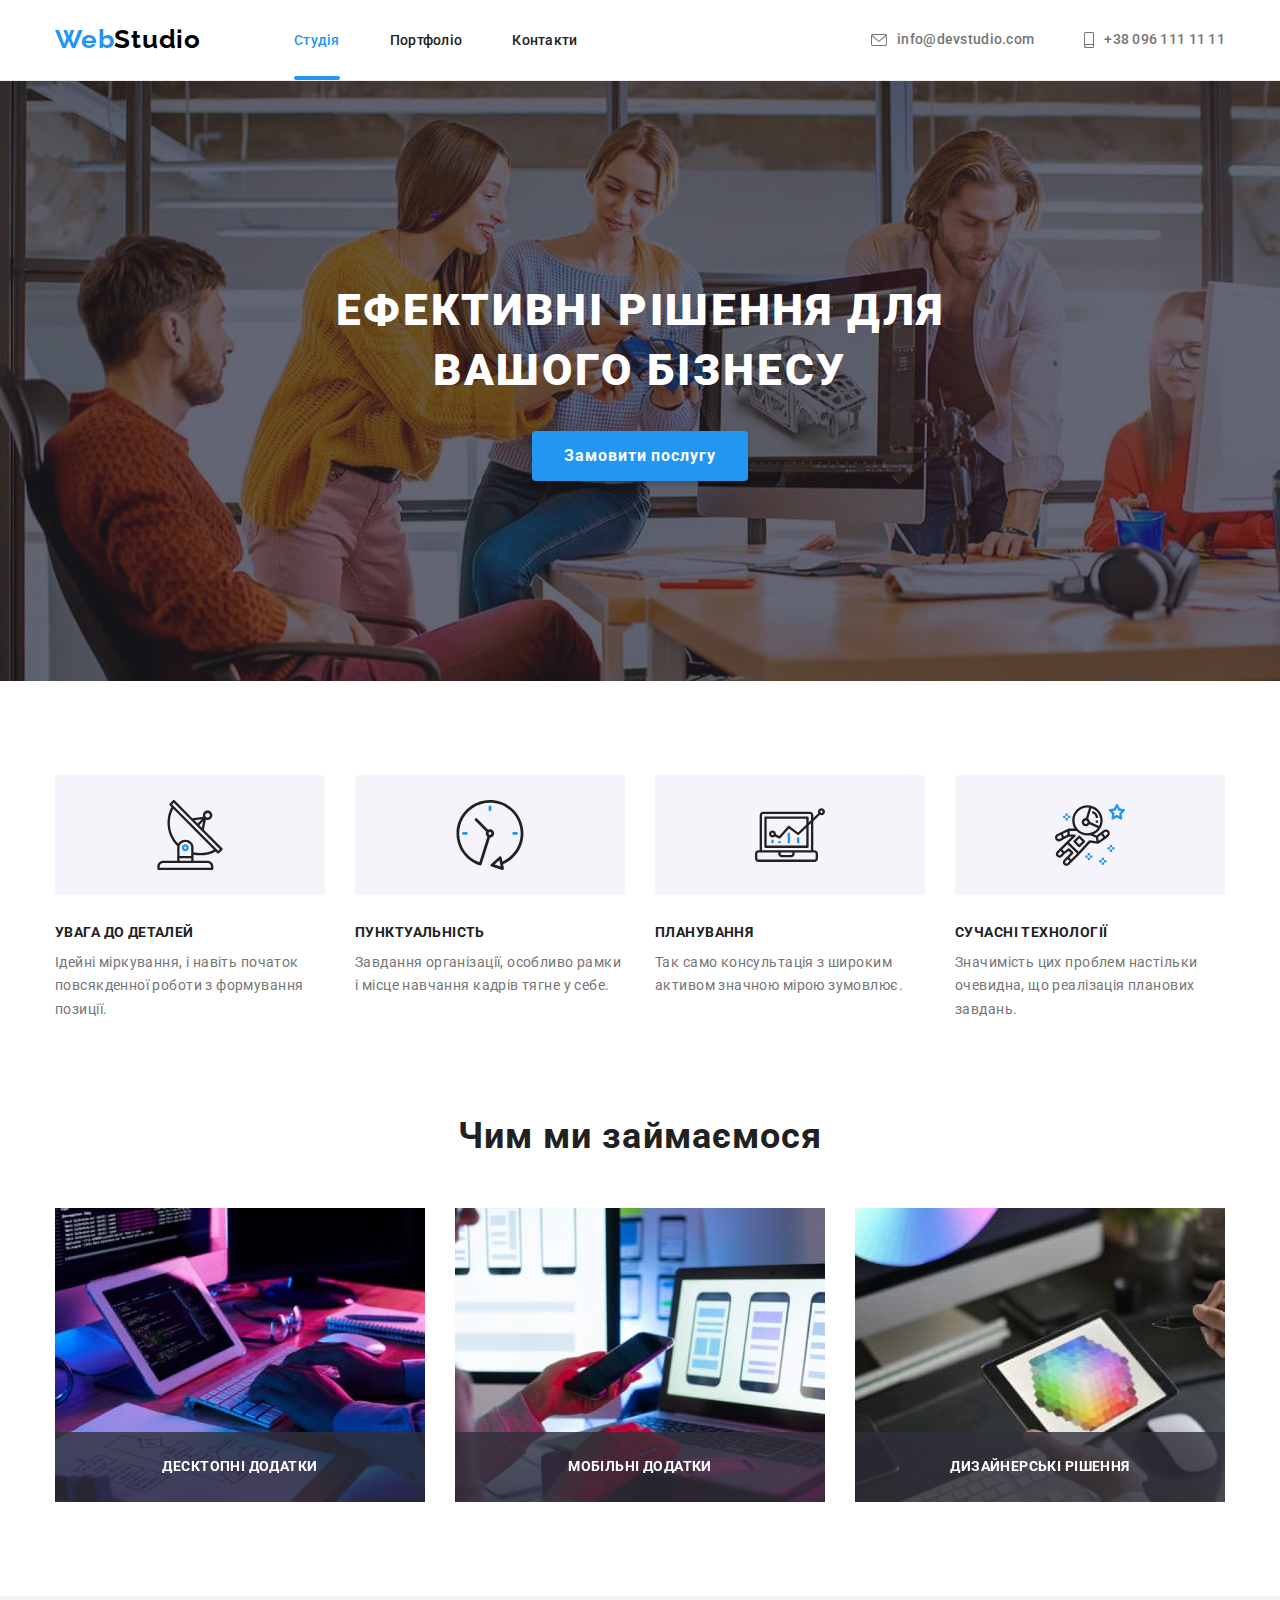
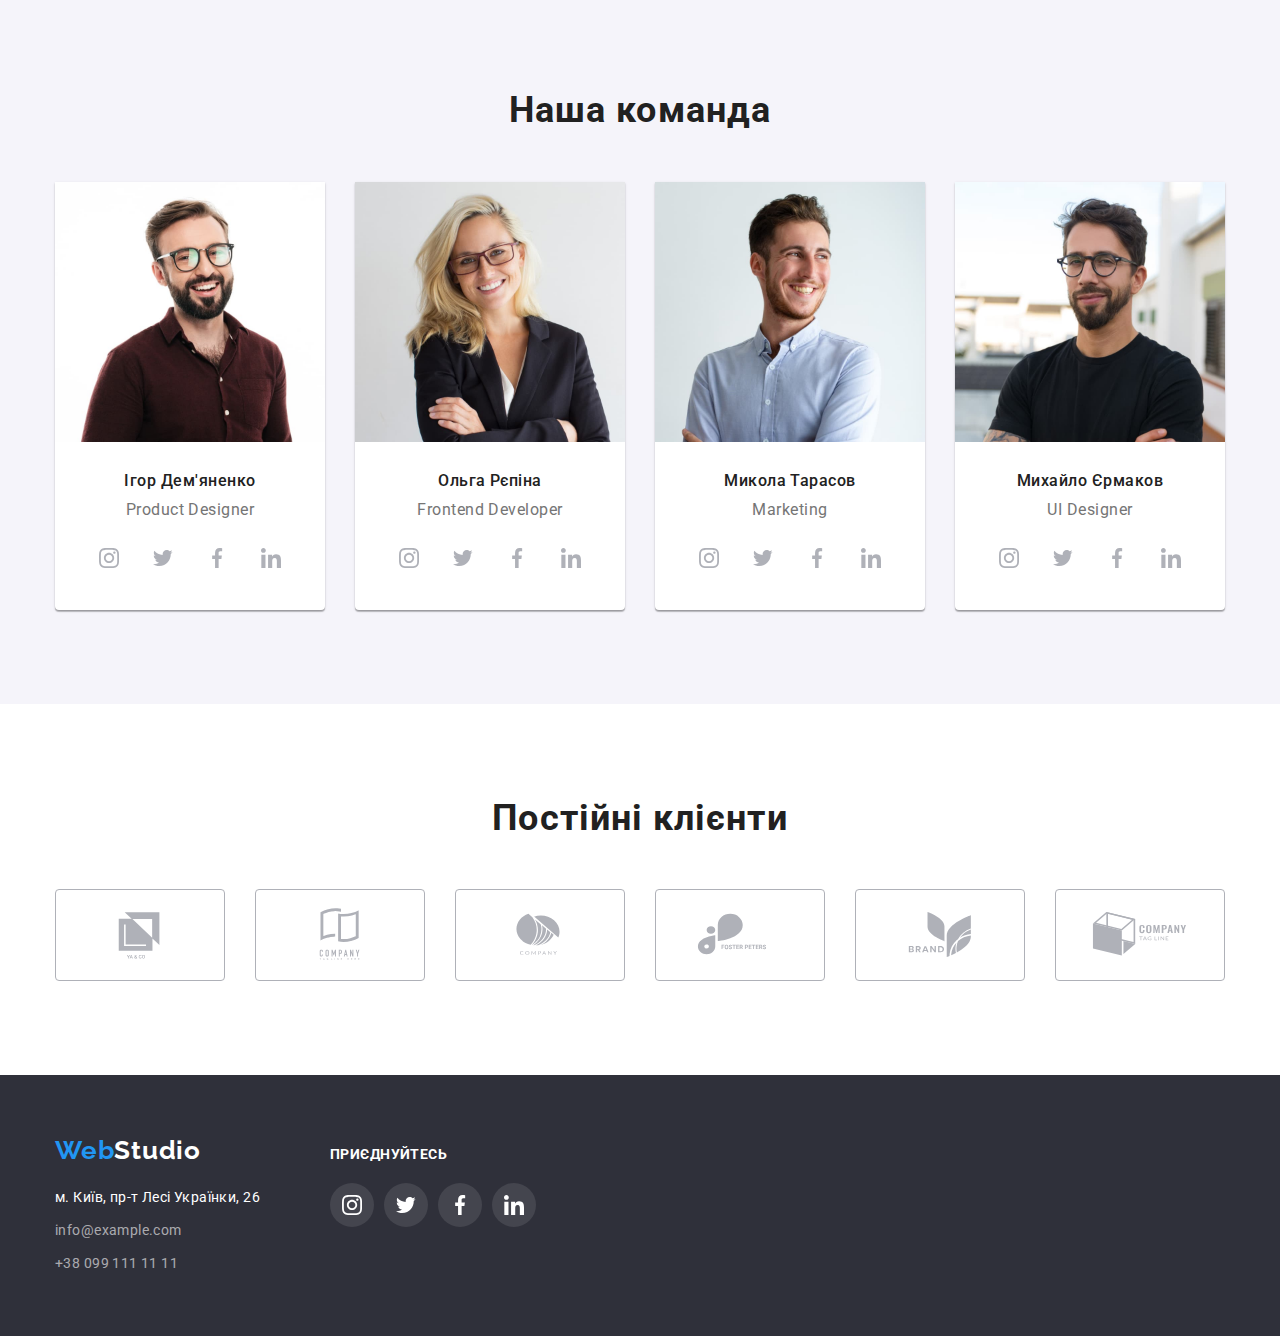
<file: index.html>
<!DOCTYPE html>
<html lang="uk">
  <head>
    <meta charset="UTF-8" />
    <meta http-equiv="X-UA-Compatible" content="IE=edge" />
    <meta name="viewport" content="width=device-width, initial-scale=1.0" />
    <title>hw</title>
    <link rel="preconnect" href="https://fonts.googleapis.com" />
    <link rel="preconnect" href="https://fonts.gstatic.com" crossorigin />
    <link
      href="https://fonts.googleapis.com/css2?family=Raleway:wght@700&family=Roboto:wght@400;500;700;900&display=swap"
      rel="stylesheet"
    />
    <link
      rel="stylesheet"
      href="https://cdnjs.cloudflare.com/ajax/libs/modern-normalize/1.1.0/modern-normalize.min.css"
    />
    <link rel="stylesheet" href="css/styles.css" />
  </head>
  <body>
    <header class="header-border">
      <div class="container header-items">
        <nav class="header-navegation">
          <a class="title" href="./index.html"
            >Web<span class="studio">Studio</span></a
          >
          <ul class="header-pages">
            <li class="navigation">
              <a class="page navigation-bottom-style" href="./index.html">Студія</a>
            </li>
            <li class="navigation">
              <a class="page" href="./portfolio.html">Портфоліо</a>
            </li>
            <li class="navigation"><a class="page" href="#">Контакти</a></li>
          </ul>
        </nav>
        <ul class="header-contacts">
          <li class="contacts">
            <a class="contact" href="mailto:info@devstudio.com"
              ><svg class="heder-mail-icon">
                <use href="./images/icons.svg#icon-mail"></use></svg>info@devstudio.com</a>
          </li>
          <li class="contacts">
            <a class="contact" href="tel:+380961111111">
              <svg class="heder-phone-icon">
                <use href="./images/icons.svg#icon-smartphone"></use></svg>+38 096 111 11 11</a>
          </li>
        </ul>
      </div>
    </header>
    <main>
      <!-- HERO -->
      <section class="first-block overlay">
        <div class="container">
          <h1 class="caption">Ефективні рішення для вашого бізнесу</h1>
          <button class="main-button" type="button" data-modal-open>
            <span class="service">Замовити послугу</span>
          </button>
        </div>
      </section>

      <!-- Модалка -->
      <div class="backdrop is-hidden" data-modal>
          
            <div class="modal">
<button class="modal-close-button" type="button" data-modal-close>
  <svg class="modal-close-button-size">
    <use class="modal-close-button-icon" href="./images/icons.svg#icon-close"></use>
  </svg>
</button>
  </div> 
          </div> 
      </div>

      <!-- Переваги -->
      <section class="section">
        <div class="container">
          <h2 class="invisible-title">Наші особливості</h2>
          <ul class="advantages">
            <li class="size">
              <div class="advantages-svg">
                <svg class="size-icon">
                  <use href="./images/icons.svg#icon-antenna"></use>
                </svg>
              </div>
              <h3 class="subtitle">УВАГА ДО ДЕТАЛЕЙ</h3>
              <p class="desc">
                Ідейні міркування, і навіть початок повсякденної роботи з
                формування позиції.
              </p>
            </li>
            <li class="size">
              <div class="advantages-svg">
                <svg class="size-icon">
                  <use href="./images/icons.svg#icon-clock"></use>
                </svg>
              </div>
              <h3 class="subtitle">ПУНКТУАЛЬНІСТЬ</h3>
              <p class="desc">
                Завдання організації, особливо рамки і місце навчання кадрів
                тягне у себе.
              </p>
            </li>
            <li class="size">
              <div class="advantages-svg">
                <svg class="size-icon">
                  <use href="./images/icons.svg#icon-diagram"></use>
                </svg>
              </div>
              <h3 class="subtitle">ПЛАНУВАННЯ</h3>
              <p class="desc">
                Так само консультація з широким активом значною мірою зумовлює.
              </p>
            </li>
            <li class="size">
              <div class="advantages-svg">
                <svg class="size-icon">
                  <use href="./images/icons.svg#icon-astronaut"></use>
                </svg>
              </div>
              <h3 class="subtitle">СУЧАСНІ ТЕХНОЛОГІЇ</h3>
              <p class="desc">
                Значимість цих проблем настільки очевидна, що реалізація
                планових завдань.
              </p>
            </li>
          </ul>
        </div>
      </section>

      <!-- Робота -->
      <section class="section work-high">
        <div class="container">
          <h2 class="third-block-title">Чим ми займаємося</h2>
          <ul class="work-position">
            <li class="work-pictures">
              <img
                class="image"
                src="images/kode.jpg"
                alt="робота над кодом"
                width="370"
              />
              <div class="work-text-position">
                  <p class="work-text">Десктопні додатки</p>
              </div>
            </li>

      <li class="work-pictures">
              <img
                class="image"
                src="images/program.jpg"
                alt="робота над програмою"
                width="370"
              />
              <div class="work-text-position">
                  <p class="work-text">Мобільні додатки</p>
              </div>
            </li>
            <li class="work-pictures">
              <img
                class="image"
                src="images/tablet.jpg"
                alt="робота з плашетом"
                width="370"
              />
              <div class="work-text-position">
                  <p class="work-text">Дизайнерські рішення</p>
              </div>
            </li>
          </ul>
        </div>
      </section>

      <!-- Наша команда -->
      <section class="quarter-block section">
        <div class="container">
          <h2 class="quarter-block-title">Наша команда</h2>
          <ul class="command">
            <li class="box">
              <img
                class="image"
                src="images/Ігор.jpg"
                alt="Ігор Дем'яненко"
                width="270"
              />
              <h3 class="name">Ігор Дем'яненко</h3>
              <p class="work" lang="en">Product Designer</p>

              <ul class="comand-social-network">
                <li class="social-network-margin">
                  <a class="social-network" href=""
                    ><svg class="svg">
                      <use href="./images/icons.svg#icon-instagram"></use>
                      </svg></a>
                </li>
                <li class="social-network-margin">
                  <a class="social-network" href=""
                    ><svg class="svg">
                      <use href="./images/icons.svg#icon-twitter"></use></svg></a>
                </li>
                <li class="social-network-margin">
                  <a class="social-network href=">
                    <svg class="svg">
                      <use href="./images/icons.svg#icon-facebook"></use></svg></a>
                </li>
                <li class="social-network-margin">
                  <a class="social-network" href=""
                    ><svg class="svg">
                      <use href="./images/icons.svg#icon-linkedin"></use></svg></a>
                </li>
              </ul>
            </li>
            <li class="box">
              <img
                class="image"
                src="images/Ольга.jpg"
                alt="Ольга Рєпіна"
                width="270"
              />
              <h3 class="name">Ольга Рєпіна</h3>
              <p class="work" lang="en">Frontend Developer</p>
              <ul class="comand-social-network">
                <li>
                  <a class="social-network" href=""
                    ><svg class="svg">
                      <use href="./images/icons.svg#icon-instagram"></use></svg></a>
                </li>
                <li>
                  <a class="social-network" href=""
                    ><svg class="svg">
                      <use href="./images/icons.svg#icon-twitter"></use></svg></a>
                </li>
                <li>
                  <a class="social-network href=">
                    <svg class="svg">
                      <use href="./images/icons.svg#icon-facebook"></use></svg></a>
                </li>
                <li>
                  <a class="social-network" href=""
                    ><svg class="svg">
                      <use href="./images/icons.svg#icon-linkedin"></use></svg></a>
                </li>
              </ul>
            </li>
            <li class="box">
              <img
                class="image"
                src="images/Микола.jpg"
                alt="Микола Тарасов"
                width="270"
              />
              <h3 class="name">Микола Тарасов</h3>
              <p class="work" lang="en">Marketing</p>
              <ul class="comand-social-network">
                <li>
                  <a class="social-network" href=""
                    ><svg class="svg">
                      <use href="./images/icons.svg#icon-instagram"></use></svg></a>
                </li>
                <li>
                  <a class="social-network" href=""
                    ><svg class="svg">
                      <use href="./images/icons.svg#icon-twitter"></use></svg></a>
                </li>
                <li>
                  <a class="social-network href=">
                    <svg class="svg">
                      <use href="./images/icons.svg#icon-facebook"></use></svg></a>
                </li>
                <li>
                  <a class="social-network" href=""
                    ><svg class="svg">
                      <use href="./images/icons.svg#icon-linkedin"></use></svg></a>
                </li>
              </ul>
            </li>
            <li class="box">
              <img
                class="image"
                src="images/Михайло.jpg"
                alt="Михайло Єрмаков"
                width="270"
              />
              <h3 class="name">Михайло Єрмаков</h3>
              <p class="work" lang="en">UI Designer</p>
              <ul class="comand-social-network">
                <li>
                  <a class="social-network" href=""
                    ><svg class="svg">
                      <use href="./images/icons.svg#icon-instagram"></use></svg></a>
                </li>
                <li>
                  <a class="social-network" href=""
                    ><svg class="svg">
                      <use href="./images/icons.svg#icon-twitter"></use></svg></a>
                </li>
                <li>
                  <a class="social-network href=">
                    <svg class="svg">
                      <use href="./images/icons.svg#icon-facebook"></use></svg></a>
                </li>
                <li>
                  <a class="social-network" href=""
                    ><svg class="svg">
                      <use href="./images/icons.svg#icon-linkedin"></use></svg></a>
                </li>
              </ul>
            </li>
          </ul>
        </div>
      </section>

      <!-- Постійні клієнти -->
      <section class="section">
        <div class="container">
          <h2 class="clients">Постійні клієнти</h2>
          <ul class="clients-list">
            <li class="clients-border">
              <a class="clients-logo" href="">
                <svg class="clients-svg">
                  <use href="./images/icons.svg#icon-yaco"></use>
                </svg>
              </a>
            </li>
            <li class="clients-border">
              <a class="clients-logo" href="">
                <svg class="clients-svg">
                  <use href="./images/icons.svg#icon-tagline"></use>
                </svg>
              </a>
            </li>
            <li class="clients-border">
              <a class="clients-logo" href="">
                <svg class="clients-svg">
                  <use href="./images/icons.svg#icon-company"></use>
                </svg>
              </a>
            </li>
            <li class="clients-border">
              <a class="clients-logo" href="">
                <svg class="clients-svg">
                  <use href="./images/icons.svg#icon-foster"></use>
                </svg>
              </a>
            </li>
            <li class="clients-border">
              <a class="clients-logo" href="">
                <svg class="clients-svg">
                  <use href="./images/icons.svg#icon-brand"></use>
                </svg>
              </a>
            </li>
            <li class="clients-border">
              <a class="clients-logo" href="">
                <svg class="clients-svg">
                  <use href="./images/icons.svg#icon-tag-line"></use>
                </svg>
              </a>
            </li>
          </ul>
        </div>
      </section>
    </main>

    <footer class="footer-elements">
      <div class="container">
        <ul class="footer-flex">
          <li>
            <a class="footer-item" href="./index.html"
              >Web<span class="footer-studio">Studio</span></a
            >
            <address>
              <ul class="footer-list">
                <li class="footer-element">
                  <a
                    class="footer-addres"
                    href="https://goo.gl/maps/CPtrU1FHBa2aNyZL9"
                    target="_blank"
                    rel="noopener noreferrer"
                    >м. Київ, пр-т Лесі Українки, 26</a
                  >
                </li>
                <li class="footer-element">
                  <a class="footer-contact" href="mailto:info@example.com"
                    >info@example.com</a
                  >
                </li>
                <li class="footer-element">
                  <a class="footer-contact" href="tel:+380991111111"
                    >+38 099 111 11 11</a
                  >
                </li>
              </ul>
            </address>
          </li>

          <li class="footer-social-network-position">
            <p class="footer-social-network">приєднуйтесь</p>
            <ul class="footer-social-network-list">
              <li class="footer-social-network-bg">
                <a class="footer-social-network-bg-size" href=""
                  ><svg class="svg">
                    <use href="./images/icons.svg#icon-instagram"></use></svg></a>
              </li>
              <li class="footer-social-network-bg">
                <a class="footer-social-network-bg-size" href=""
                  ><svg class="svg">
                    <use href="./images/icons.svg#icon-twitter"></use></svg></a>
              </li>
              <li class="footer-social-network-bg">
                <a class="footer-social-network-bg-size" href=""
                  ><svg class="svg">
                    <use href="./images/icons.svg#icon-facebook"></use></svg></a>
              </li>
              <li class="footer-social-network-bg">
                <a class="footer-social-network-bg-size" href=""
                  ><svg class="svg">
                    <use href="./images/icons.svg#icon-linkedin"></use></svg></a>
              </li>
            </ul>
          </li>
        </ul>
      </div>
    </footer>
    <script src="./js/modal.js"></script>
  </body>
</html>
</file>
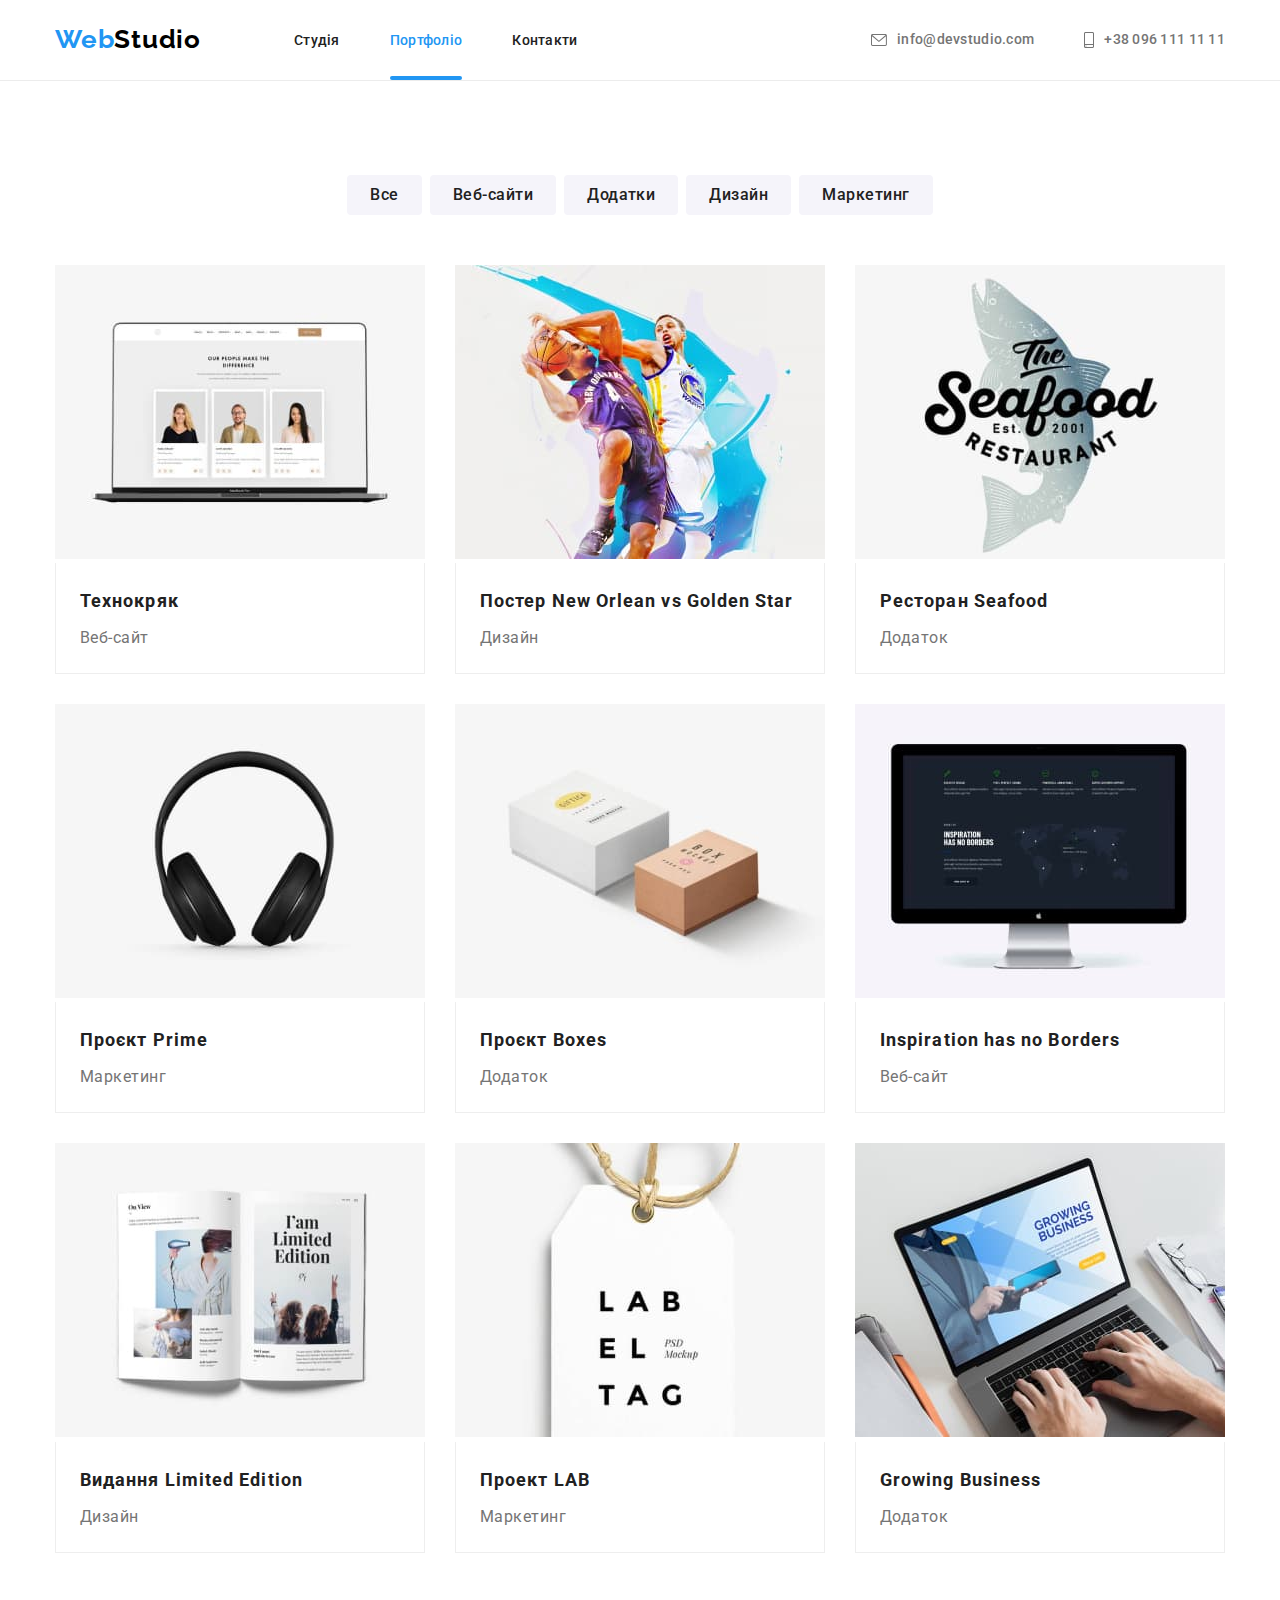
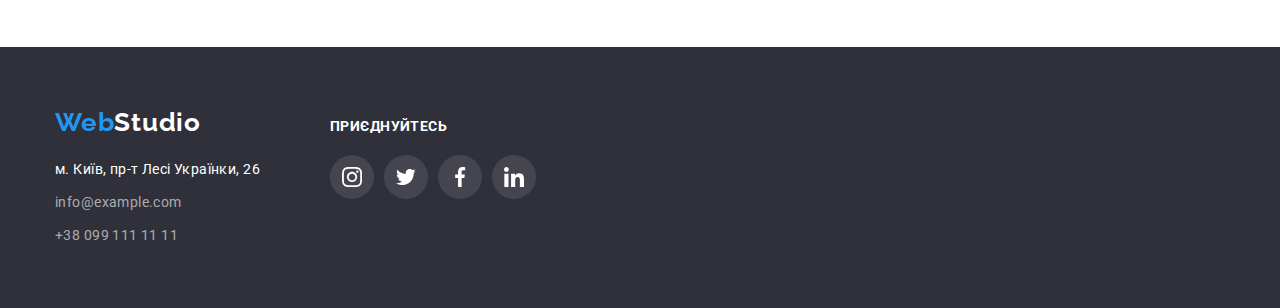
<file: portfolio.html>
<!DOCTYPE html>
<html lang="uk">
  <head>
    <meta charset="UTF-8" />
    <meta http-equiv="X-UA-Compatible" content="IE=edge" />
    <meta name="viewport" content="width=device-width, initial-scale=1.0" />
    <title>hw</title>
    <link rel="preconnect" href="https://fonts.googleapis.com" />
    <link rel="preconnect" href="https://fonts.gstatic.com" crossorigin />
    <link
      href="https://fonts.googleapis.com/css2?family=Raleway:wght@700&family=Roboto:wght@400;500;700;900&display=swap"
      rel="stylesheet"
    />
    <link
      rel="stylesheet"
      href="https://cdnjs.cloudflare.com/ajax/libs/modern-normalize/1.1.0/modern-normalize.min.css"
    />
    <link rel="stylesheet" href="css/styles.css" />
  </head>
  <body>
    <header class="header-border">
      <div class="container header-items">
        <nav class="header-navegation">
          <a class="title" href="./index.html"
            >Web<span class="studio">Studio</span></a
          >
          <ul class="header-pages">
            <li class="navigation">
              <a class="page" href="./index.html">Студія</a>
            </li>
            <li class="navigation">
              <a
                class="page navigation-bottom-style"
                href="./portfolio.html"
                >Портфоліо</a
              >
            </li>
            <li class="navigation"><a class="page" href="#">Контакти</a></li>
          </ul>
        </nav>
        <ul class="header-contacts">
          <li class="contacts">
            <a class="contact" href="mailto:info@devstudio.com"
              ><svg class="heder-mail-icon">
                <use href="./images/icons.svg#icon-mail"></use></svg>info@devstudio.com</a
            >
          </li>
          <li class="contacts">
            <a class="contact" href="tel:+380961111111">
              <svg class="heder-phone-icon">
                <use href="./images/icons.svg#icon-smartphone"></use></svg>+38 096 111 11 11</a
            >
          </li>
        </ul>
      </div>
    </header>
    <main>
      <section class="section">
        <div class="container">
          <h1 class="invisible-title">portfolio</h1>
          <ul class="button-list">
            <li class="button-position">
              <button class="portfolio-button" type="button">Все</button>
            </li>
            <li class="button-position">
              <button class="portfolio-button" type="button">Веб-сайти</button>
            </li>
            <li class="button-position">
              <button class="portfolio-button" type="button">Додатки</button>
            </li>
            <li class="button-position">
              <button class="portfolio-button" type="button">Дизайн</button>
            </li>
            <li class="button-position">
              <button class="portfolio-button" type="button">Маркетинг</button>
            </li>
          </ul>
          <ul class="progect-list">
            <li class="progect-list-item">
              <a class="progect-list-item-card" href="">
                <div class="card-image">
                  <img 
                    src="images/portfolio/techno.jpg"
                    alt="notebook with photo"
                    width="370"
                  />

                  <div class="portfolio-hover-text">
                    <p class="portfolio-text">
                      Ресурс пропонує комплексні пропозиції з різним рівнем
                      функціоналу та сервісів. Все це дозволить відвідувачу
                      отримати вичерпні відомості про компанію чи приватну
                      особу.
                    </p>
                  </div>
                </div>
                <div class="name-type-progects">
                  <h2 class="name-progect">Технокряк</h2>
                  <p class="type-progect">Веб-сайт</p>
                </div>
              </a>
            </li>



 <li class="progect-list-item">
              <a class="progect-list-item-card" href="">
                <div class="card-image">
                  <img 
                    src="images/portfolio/poster.jpg"
                  alt="basketball game"
                  width="370"
                  />

                  <div class="portfolio-hover-text">
                    <p class="portfolio-text">
                      Ресурс пропонує комплексні пропозиції з різним рівнем
                      функціоналу та сервісів. Все це дозволить відвідувачу
                      отримати вичерпні відомості про компанію чи приватну
                      особу.
                    </p>
                  </div>
                </div>
                <div class="name-type-progects">
                  <h2 class="name-progect">Постер New Orlean vs Golden Star</h2>
                  <p class="type-progect">Дизайн</p>
                </div>
              </a>
            </li>



<li class="progect-list-item">
              <a class="progect-list-item-card" href="">
                <div class="card-image">
                  <img 
                    src="images/portfolio/restoran.jpg"
                  alt="the seafood restaurant"
                  width="370"
                  />

                  <div class="portfolio-hover-text">
                    <p class="portfolio-text">
                      Ресурс пропонує комплексні пропозиції з різним рівнем
                      функціоналу та сервісів. Все це дозволить відвідувачу
                      отримати вичерпні відомості про компанію чи приватну
                      особу.
                    </p>
                  </div>
                </div>
                <div class="name-type-progects">
                  <h2 class="name-progect">Ресторан Seafood</h2>
                  <p class="type-progect">Додаток</p>
                </div>
              </a>
            </li>            
            

 <li class="progect-list-item">
              <a class="progect-list-item-card" href="">
                <div class="card-image">
                  <img 
                    src="images/portfolio/progect-p.jpg"
                  alt="headphones"
                  width="370"
                  />

                  <div class="portfolio-hover-text">
                    <p class="portfolio-text">
                      Ресурс пропонує комплексні пропозиції з різним рівнем
                      функціоналу та сервісів. Все це дозволить відвідувачу
                      отримати вичерпні відомості про компанію чи приватну
                      особу.
                    </p>
                  </div>
                </div>
                <div class="name-type-progects">
                  <h2 class="name-progect">Проєкт Prime</h2>
                  <p class="type-progect">Маркетинг</p>
                </div>
              </a>
            </li>             
          
            

<li class="progect-list-item">
              <a class="progect-list-item-card" href="">
                <div class="card-image">
                  <img 
                    src="images/portfolio/progect-b.jpg"
                  alt="boxes"
                  width="370"
                  />

                  <div class="portfolio-hover-text">
                    <p class="portfolio-text">
                      Ресурс пропонує комплексні пропозиції з різним рівнем
                      функціоналу та сервісів. Все це дозволить відвідувачу
                      отримати вичерпні відомості про компанію чи приватну
                      особу.
                    </p>
                  </div>
                </div>
                <div class="name-type-progects">
                  <h2 class="name-progect">Проєкт Boxes</h2>
                  <p class="type-progect">Додаток</p>
                </div>
              </a>
            </li>  


            
<li class="progect-list-item">
              <a class="progect-list-item-card" href="">
                <div class="card-image">
                  <img 
                    src="images/portfolio/inseiration.jpg"
                  alt="monitor with a map"
                  width="370"
                  />

                  <div class="portfolio-hover-text">
                    <p class="portfolio-text">
                      Ресурс пропонує комплексні пропозиції з різним рівнем
                      функціоналу та сервісів. Все це дозволить відвідувачу
                      отримати вичерпні відомості про компанію чи приватну
                      особу.
                    </p>
                  </div>
                </div>
                <div class="name-type-progects">
                  <h2 class="name-progect">Inspiration has no Borders</h2>
                  <p class="type-progect">Веб-сайт</p>
                </div>
              </a>
            </li> 


 <li class="progect-list-item">
              <a class="progect-list-item-card" href="">
                <div class="card-image">
                  <img 
                    src="images/portfolio/jornal.jpg"
                  alt="photography magazine"
                  width="370"
                  />

                  <div class="portfolio-hover-text">
                    <p class="portfolio-text">
                      Ресурс пропонує комплексні пропозиції з різним рівнем
                      функціоналу та сервісів. Все це дозволить відвідувачу
                      отримати вичерпні відомості про компанію чи приватну
                      особу.
                    </p>
                  </div>
                </div>
                <div class="name-type-progects">
                  <h2 class="name-progect">Видання Limited Edition</h2>
                  <p class="type-progect">Дизайн</p>
                </div>
              </a>
            </li>           


            
 <li class="progect-list-item">
              <a class="progect-list-item-card" href="">
                <div class="card-image">
                  <img 
                    src="images/portfolio/progect-l.jpg"
                  alt="project lab"
                  width="370"
                  />

                  <div class="portfolio-hover-text">
                    <p class="portfolio-text">
                      Ресурс пропонує комплексні пропозиції з різним рівнем
                      функціоналу та сервісів. Все це дозволить відвідувачу
                      отримати вичерпні відомості про компанію чи приватну
                      особу.
                    </p>
                  </div>
                </div>
                <div class="name-type-progects">
                  <h2 class="name-progect">Проект LAB</h2>
                  <p class="type-progect">Маркетинг</p>
                </div>
              </a>
            </li>  

            


  <li class="progect-list-item">
              <a class="progect-list-item-card" href="">
                <div class="card-image">
                  <img 
                    src="images/portfolio/growing.jpg"
                  alt="notebook with site "
                  width="370"
                  />

                  <div class="portfolio-hover-text">
                    <p class="portfolio-text">
                      Ресурс пропонує комплексні пропозиції з різним рівнем
                      функціоналу та сервісів. Все це дозволить відвідувачу
                      отримати вичерпні відомості про компанію чи приватну
                      особу.
                    </p>
                  </div>
                </div>
                <div class="name-type-progects">
                  <h2 class="name-progect">Growing Business</h2>
                  <p class="type-progect">Додаток</p>
                </div>
              </a>
            </li>            

            
          </ul>
        </div>
      </section>
    </main>

    <footer class="footer-elements">
      <div class="container">
        <ul class="footer-flex">
          <li>
            <a class="footer-item" href="./index.html"
              >Web<span class="footer-studio">Studio</span></a
            >
            <address>
              <ul class="footer-list">
                <li class="footer-element">
                  <a
                    class="footer-addres"
                    href="https://goo.gl/maps/CPtrU1FHBa2aNyZL9"
                    target="_blank"
                    rel="noopener noreferrer"
                    >м. Київ, пр-т Лесі Українки, 26</a
                  >
                </li>
                <li class="footer-element">
                  <a class="footer-contact" href="mailto:info@example.com"
                    >info@example.com</a
                  >
                </li>
                <li class="footer-element">
                  <a class="footer-contact" href="tel:+380991111111"
                    >+38 099 111 11 11</a
                  >
                </li>
              </ul>
            </address>
          </li>

          <li class="footer-social-network-position">
            <p class="footer-social-network">приєднуйтесь</p>
            <ul class="footer-social-network-list">
              <li class="footer-social-network-bg">
                <a class="footer-social-network-bg-size" href=""
                  ><svg class="svg">
                    <use href="./images/icons.svg#icon-instagram"></use></svg
                ></a>
              </li>
              <li class="footer-social-network-bg">
                <a class="footer-social-network-bg-size" href=""
                  ><svg class="svg">
                    <use href="./images/icons.svg#icon-twitter"></use></svg
                ></a>
              </li>
              <li class="footer-social-network-bg">
                <a class="footer-social-network-bg-size" href=""
                  ><svg class="svg">
                    <use href="./images/icons.svg#icon-facebook"></use></svg
                ></a>
              </li>
              <li class="footer-social-network-bg">
                <a class="footer-social-network-bg-size" href=""
                  ><svg class="svg">
                    <use href="./images/icons.svg#icon-linkedin"></use></svg
                ></a>
              </li>
            </ul>
          </li>
        </ul>
      </div>
    </footer>
  </body>
</html>
</file>
<file: css/styles.css>
:root{
    --blue-color: #2196F3;
    --title-color: #212121;
    --text-color: #757575;
    --white-color: #FFFFFF;
    --studio-color: #000000;
    --bg-color: #F5F5F5;
    --second-bg-color: #F5F4FA;
    --first-block-color: #2F303A;
    --border-coolor: #ECECEC;
    --border-pf-color: #EEEEEE;
    --client-color: #AFB1B8;
    --main-font: 'Roboto', sans-serif;
    --second-fond: 'Raleway', sans-serif;

}

body{
    font-family: var(--main-font, 'Roboto', sans-serif);
    background-color: var(--white-color);
    color: var(--title-color);
}

ul {
    list-style: none;
}

h1,
h2,
h3,
h4,
h5,
h6,
p,
ul{
    margin: 0;
    padding: 0;
}
a{
    text-decoration: none ;
}


.container{
    width: 1200px;
    margin: 0 auto;
    padding: 0 15px;
}

.section{
   padding: 94px 0;
}
/* header */

.header-items{
    display: flex;
    align-items: center;
}

.header-border{
    border-bottom: 1px solid var(--border-coolor);
}

.header-navegation{
    display: flex;
    align-items: center;
}

.header-pages{
    display: flex;

    margin-left: 93px;

}

.navigation:not(:last-child){
    margin-right: 50px;
}

.header-contacts{
    display: flex;
    margin-left:auto;
}


.title{
    display: inline-block;
    padding: 0;
    margin: 0;
    font-family: var(--second-fond);
    font-weight: 700;
    font-size: 26px;
    line-height: 1.2;
    letter-spacing: 0.03em;
    color: var(--blue-color);
    text-decoration: none;
}

.studio{
    color: var(--studio-color);
}


.page{
display: block;
padding: 32px 0;

    font-style: normal;
        font-weight: 500;
        font-size: 14px;
        line-height: 16px;
        letter-spacing: 0.02em;
        color: var(--title-color);
        text-decoration: none;

        transition: color 250ms cubic-bezier(0.4, 0, 0.2, 1);
}

.page:hover,
.page:focus {
    color: var(--blue-color);
}

.navigation-bottom-style{
    position: relative;
}

.navigation-bottom-style{
    color: var(--blue-color);
}

.navigation-bottom-style::after{
    position: absolute;
    bottom: 0;
    right: 0;
    content: '';

    display: inline-block;
    border-radius: 2px;
    width: 100%;
    height: 4px;
    background-color: var(--blue-color);
    transition: background-color 250ms cubic-bezier(0.4, 0, 0.2, 1);
}


/* .navigation-bottom-style:hover::after{
    background-color: var(--blue-color); 
} */


.contacts:not(:last-child){
    margin-right: 50px;
}


.contact{
    display: flex;
    align-items: center;
    padding: 32px 0;

    font-style: normal;
    font-weight: 500;
    font-size: 14px;
    line-height: 1.14;
    letter-spacing: 0.02em;
    color: var(--text-color);
    text-decoration: none;
    fill: var(--text-color);

    transition: color 250ms cubic-bezier(0.4, 0, 0.2, 1),
   fill 250ms cubic-bezier(0.4, 0, 0.2, 1);
}
.contact:hover,
.contact:focus {
    color: var(--blue-color);
    fill: var(--blue-color);
}


.heder-contact{
display: flex;  
margin: 0;
padding: 0;
fill: #757575;
}



.heder-mail-icon {
    margin-right: 10px;
    width: 16px;
    height: 12px;
}

.heder-phone-icon{
margin-right: 10px;
width: 10px;
height: 16px;
}


/* main */
.first-block{
    background: var(--first-block-color);
    text-align: center;
    padding-top: 200px;
    padding-bottom: 200px;
}
.overlay{
    max-width: 1600px;
    margin-left: auto;
    margin-right: auto;
    background-image: linear-gradient( to right,
     rgba(47, 48, 58, 0.4),
     rgba(47, 48, 58, 0.4)
     ), url(../images/hero.jpg);
}
.caption{
    margin-bottom: 30px;
    margin-left: auto;
    margin-right: auto;

    width: 696px;
    font-weight: 900;
    font-size: 44px;
    line-height: 1.36;
    text-align: center;
    letter-spacing: 0.06em;
    text-transform: uppercase;
    color: var(--white-color);
}

.main-button{
padding: 10px 32px;
margin: 0 auto;

    background: var(--blue-color);
    box-shadow: 0px 4px 4px rgba(0, 0, 0, 0.15);
    border-radius: 4px;
    border-style: none;
    cursor: pointer;

    
}

.service{
    font-family: var(--main-font);
    font-weight: 700;
    font-size: 16px;
    line-height: 1.87;
    display: flex;
    align-items: center;
    text-align: center;
    letter-spacing: 0.06em;
    color: var(--white-color);
}


/* Модалка */


.backdrop{
    position: fixed;
    top: 0;
    left: 0;
    width: 100%;
    height: 100%;
    background: rgba(0, 0, 0, 0.2);
    opacity: 1;
    
    transition: opacity 250ms cubic-bezier(0.4, 0, 0.2, 1)
}

.is-hidden{
    opacity: 0;
    pointer-events: none;
}


.modal{
    position: absolute;
    top: 50%;
    left: 50%;
    transform: translate(-50%, -50%);

    display: flex;
    justify-content: end;

    min-width: 528px;
    min-height: 581px;

    padding: 8px;

    background-color: var(--white-color);
    box-shadow: 0px 1px 3px rgba(0, 0, 0, 0.12), 0px 1px 1px rgba(0, 0, 0, 0.14), 0px 2px 1px rgba(0, 0, 0, 0.2);
    border-radius: 4px;

}

.modal-close-button{
display: flex;
    justify-content: center;
    align-items: center;

    border-radius: 50%;
    background: var(--white-color);
    border: 1px solid rgba(0, 0, 0, 0.1);
    width: 30px;
    height: 30px;
    cursor: pointer;
}

.modal-close-button-size{
   width: 18px;
   height: 18px;
}

/* Переваги */

.invisible-title{
    position: absolute;
    clip: rect(0 0 0 0);
    width: 1px;
    height: 1px;
    margin: -1px;
}

.advantages{
    display: flex;
}

.size{
    width: 270px;
}


.advantages-svg{
    background-color: var(--second-bg-color);
    margin-bottom: 30px;
    border-radius: 4px;
    height: 120px;
    width: 270px;
  display: inline-flex;
  align-items: center;
  justify-content: center;
}
.size-icon{
    display: block;
    width: 70px;
    height: 70px;

}


.size:not(:last-child){
    margin-right: 30px;
}
.subtitle{
    margin-bottom: 10px;

    font-weight: 700;
    font-size: 14px;
    line-height: 1.14;
    letter-spacing: 0.03em;
    text-transform: uppercase; 
}

.desc{

    font-weight: 400;
    font-size: 14px;
    line-height: 1.71;
    letter-spacing: 0.03em;
    color: var(--text-color);
}

/* Робота */


.work-high{
    padding-top: 0;
}

.third-block-title{
    margin-bottom: 50px;

font-weight: 700;
font-size: 36px;
line-height: 1.16;
text-align: center;
letter-spacing: 0.03em;
}

.work-position{
    display: flex;
}

.work-pictures:not(:last-child){
    margin-right: 30px;
}

.work-pictures{
    position: relative;
}

.work-text-position{
position: absolute;
bottom: 0;
left: 0;

display: flex;
width: 370px;
height: 70px;
justify-content: center;
align-items: center;

background: rgba(47, 48, 58, 0.8);
}

.work-text{
    font-weight: 700;
    font-size: 14px;
    line-height: 1.14;
    text-align: center;
    letter-spacing: 0.03em;
    text-transform: uppercase;
    color: var(--white-color);
}


.image{
    display: block;
    max-width: 100%;
    height: auto;
}

/* Наша команда */

.quarter-block{
background: var(--second-bg-color);

}

.quarter-block-title{
    margin-bottom: 50px;

    font-weight: 700;
    font-size: 36px;
    line-height: 1.16;
    text-align: center;
    letter-spacing: 0.03em;
}

.command{
    display: flex;
}

.box{

    background: var(--white-color);
    box-shadow: 0px 1px 3px rgba(0, 0, 0, 0.12), 0px 1px 1px rgba(0, 0, 0, 0.14), 0px 2px 1px rgba(0, 0, 0, 0.2);
    border-radius: 0px 0px 4px 4px;

}
.box:not(:last-child){
    margin-right: 30px;
}

.name{
    padding-top: 30px;
    margin-bottom: 10px;

    font-weight: 500;
    font-size: 16px;
    line-height: 1.18;
    text-align: center;
    letter-spacing: 0.03em;
}

.work{
    margin-bottom:  16px;

    font-weight: 400;
    font-size: 16px;
    line-height: 1.18;
    text-align: center;
    letter-spacing: 0.03em;
    color: var(--text-color);
}

.comand-social-network{
    display: flex;
    justify-content: center;
    padding-bottom:  30px;
    fill: #afb1b8;
    gap: 10px;
}


.social-network{
    display: flex;
    width: 44px;
    height: 44px;
    margin: 0;
    padding: 0;
    border-radius: 50%;
    align-items: center;
    justify-content: center;
    
    transition: background-color 250ms cubic-bezier(0.4, 0, 0.2, 1),
    fill 250ms cubic-bezier(0.4, 0, 0.2, 1);

}
.social-network:hover,
.social-network:focus {
    fill: var(--white-color);
    background-color: var(--blue-color);
}



.svg{
  
    width: 20px;
    height: 20px;
}

/* portfolio */

.button-list{
    display: flex;
    justify-content: center;
    margin-bottom: 50px;
}

.button-position:not(:last-child){
    margin-right: 8px;
}

.progect-list{
    display: flex;
    flex-wrap: wrap;
}

.progect-list-item{
    box-sizing: border-box;
    margin: 0;
    padding: 0;
    width: calc((100% - 60px) / 3);
    margin-right: 30px;
    margin-bottom: 30px;
    
}
.progect-list-item:nth-child(3n){
    margin-right: 0;
}
.progect-list-item:nth-last-child(-n+3){
margin-bottom: 0;
}

.progect-list-item-card{
    display: block;
    color: var(--title-color);
    transition: box-shadow 250ms cubic-bezier(0.4, 0, 0.2, 1);
}
.progect-list-item-card:hover,
.progect-list-item-card:focus{
    box-shadow: 0px 1px 1px rgba(0, 0, 0, 0.12), 0px 4px 4px rgba(0, 0, 0, 0.06), 1px 4px 6px rgba(0, 0, 0, 0.16);
}



.portfolio-button{
    margin: 0;
    padding: 6px 22px;

font-family: inherit;
font-weight: 500;
font-size: 16px;
line-height: 1.6;
text-align: center;
letter-spacing: 0.03em;
color: inherit;
cursor: pointer;

background: var(--second-bg-color);
border-radius: 4px;
border: 1px solid transparent;

transition: color 250ms cubic-bezier(0.4, 0, 0.2, 1),
background-color 250ms cubic-bezier(0.4, 0, 0.2, 1),
box-shadow 250ms cubic-bezier(0.4, 0, 0.2, 1);
}
.portfolio-button:hover,
.portfolio-button:focus {
    color: var(--white-color);
    background-color: var(--blue-color);
    box-shadow: 0px 3px 1px rgba(0, 0, 0, 0.1), 0px 1px 2px rgba(0, 0, 0, 0.08), 0px 2px 2px rgba(0, 0, 0, 0.12);
}

.name-type-progects{
    padding: 20px 24px;
    border-right: 1px solid var(--border-pf-color);
    border-bottom: 1px solid var(--border-pf-color);    
    border-left: 1px solid var(--border-pf-color);
}

.name-progect{
    margin-bottom: 4px;
font-weight: 700;
font-size: 18px;
line-height: 2;
letter-spacing: 0.06em;;
}


.type-progect{
font-weight: 400;
font-size: 16px;
line-height: 30px;
letter-spacing: 0.03em;
color: var(--text-color);
}

.card-image{
    position: relative;
    overflow: hidden;

}

.portfolio-hover-text{
    position: absolute;
   top: 300px;

    background: rgba(33, 150, 243, 0.9);;

    display: block;
    width: 370px;
    height: 294px;
transition: transform 250ms cubic-bezier(0.4, 0, 0.2, 1)
    
}
.progect-list-item-card:hover .portfolio-hover-text{
    transform: translateY(-300px);
}

.portfolio-text{
    margin: 63px 24px;
    width: 322px;
    font-weight: 400;
    font-size: 18px;
    line-height: 1.5;
    letter-spacing: 0.03em;
    color: var(--white-color);
}

/* <!-- Постійні клієнти --> */

.clients{
font-weight: 700;
font-size: 36px;
line-height: 1.16;
text-align: center;
letter-spacing: 0.03em;

margin-bottom: 50px;
}

.clients-list{
    display: flex;
   

}

.clients-border{
width: 170px;
    height: 92px;
}

.clients-logo{
    display: flex;
width: 100%;
height: 100%;
fill: var(--client-color);
border: 1px solid var(--client-color);
border-radius: 4px;
align-items: center;
justify-content: center;
transition: fill 250ms cubic-bezier(0.4, 0, 0.2, 1),
border-color 250ms cubic-bezier(0.4, 0, 0.2, 1);
}

.clients-border:not(:last-child){
margin-right: 30px;
}

.clients-logo:hover,
.clients-logo:focus{
fill: var(--blue-color);
border-color: var(--blue-color);
}

.clients-svg{
display: block;
  
width: 106px;
height: 60px;

}



/* footer */

.footer-elements{
    background-color: var(--first-block-color);
    padding-top: 60px;
    padding-bottom: 60px;
}

.footer-item{
    display: inline-block;
    margin: 0;
    margin-bottom: 20px;

font-family: var(--second-fond);
font-weight: 700;
font-size: 26px;
line-height: 1.19;
letter-spacing: 0.03em;
color: var(--blue-color);
text-decoration: none;
}

.footer-studio{
    color: var(--white-color);
}

.footer-list{
    display: inline-block;
}

.footer-element:not(:last-child){
    margin-bottom: 9px;
}
.footer-addres{
font-style: normal;
font-weight: 400;
font-size: 14px;
line-height: 1.71;
letter-spacing: 0.03em;
color: var(--white-color);
text-decoration: none;
transition: color 250ms cubic-bezier(0.4, 0, 0.2, 1);
}
.footer-addres:hover,
.footer-addres:focus {
    color: var(--blue-color);
}


.footer-contact{
font-style: normal;
font-weight: 400;
font-size: 14px;
line-height: 1.71;
letter-spacing: 0.03em;
color: rgba(255, 255, 255, 0.6);
text-decoration: none;
transition: color 250ms cubic-bezier(0.4, 0, 0.2, 1);
}
.footer-contact:hover,
.footer-contact:focus {
    color: var(--blue-color);
}

.footer-flex{
    display: flex;
    align-items: baseline;
}

.footer-social-network-position{
    margin-left: 70px;
}

.footer-social-network{
font-weight: 700;
font-size: 14px;
line-height: 1.14;
letter-spacing: 0.03em;
text-transform: uppercase;
color: var(--white-color);

margin-bottom: 20px;
}

.footer-social-network-list{
    display: flex;
}

.footer-social-network-bg{
  
    width: 44px;
    height: 44px;
    border-radius: 50%;
    fill: var(--white-color);
    background-color: rgba(255, 255, 255, 0.1);
}
.footer-social-network-bg:not(:last-child){
    margin-right: 10px;
}


.footer-social-network-bg-size{
    display: flex;
    justify-content: center;
    align-items: center;
    width: 44px;
    height: 44px;
    border-radius: 50%;
    transition: background-color 250ms cubic-bezier(0.4, 0, 0.2, 1);
}

.footer-social-network-bg-size:hover,
.footer-social-network-bg-size:focus {
   
    background-color: var(--blue-color);
}
</file>
